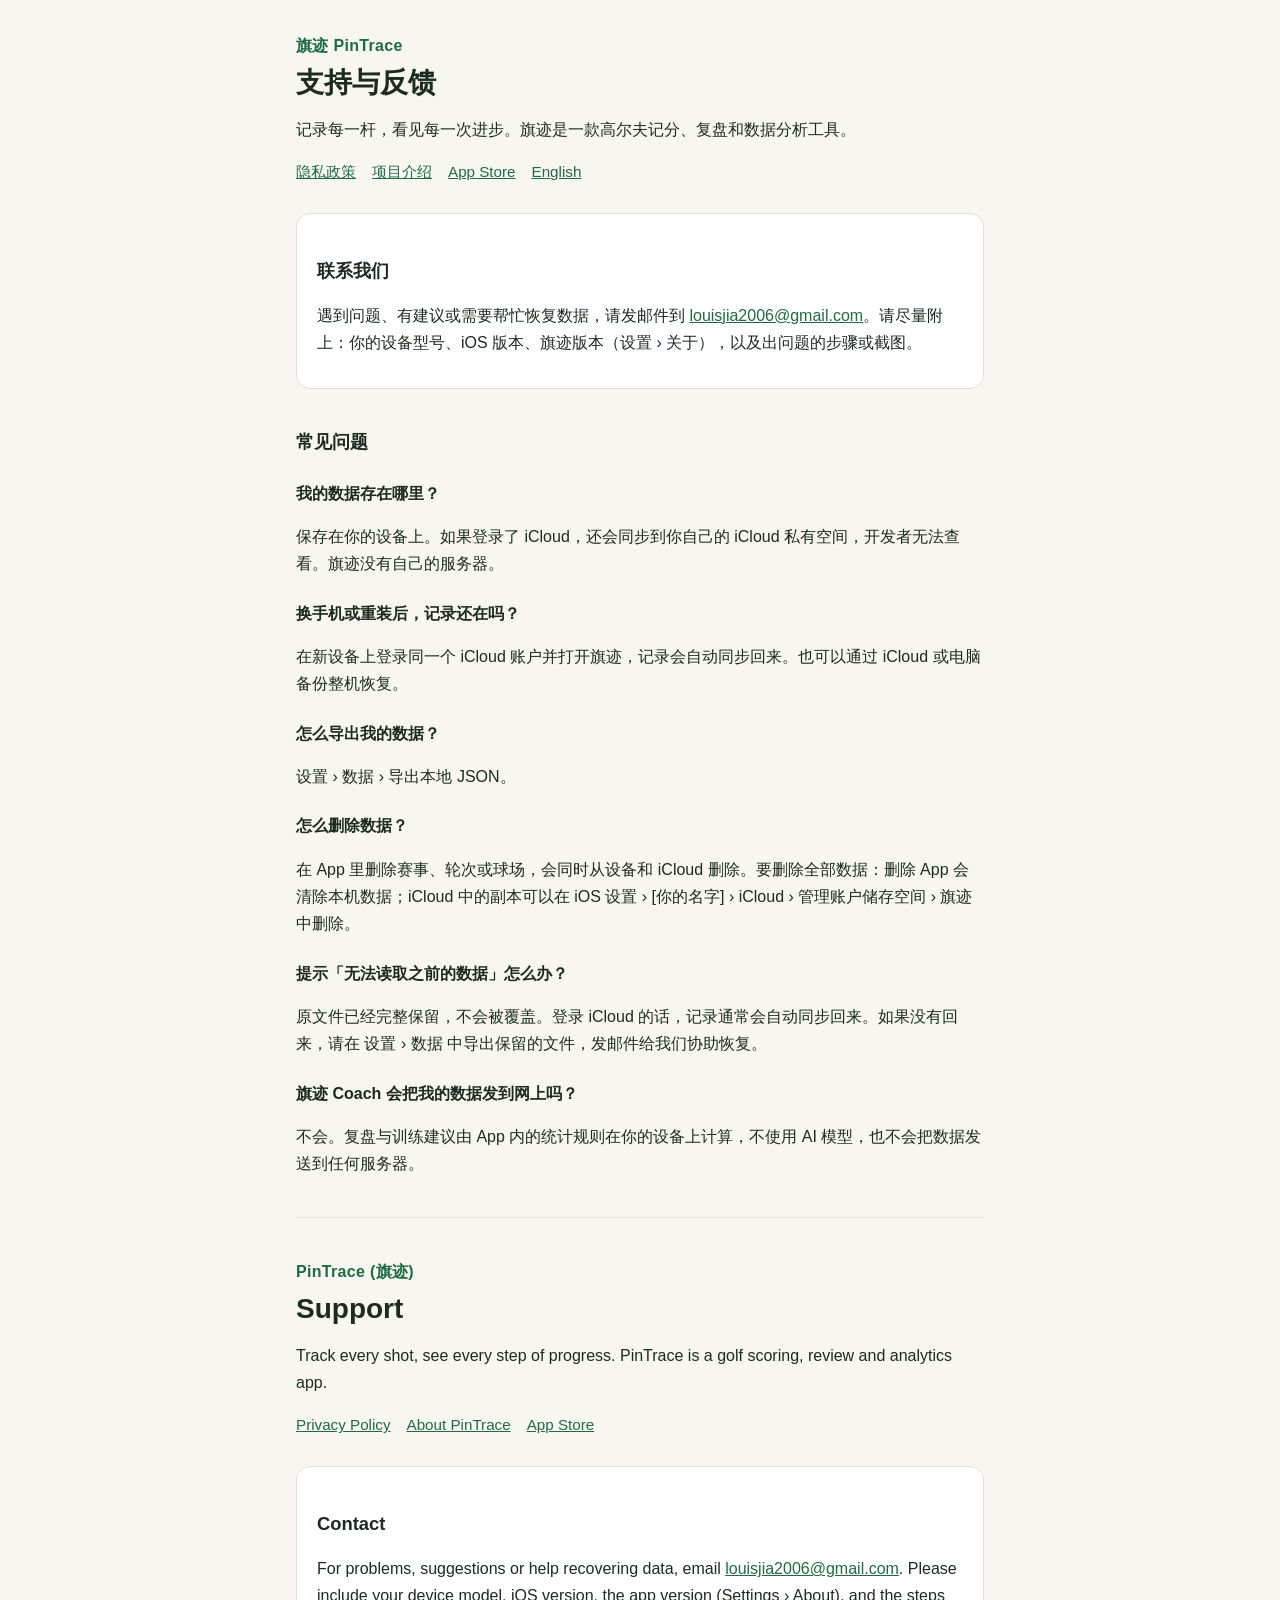
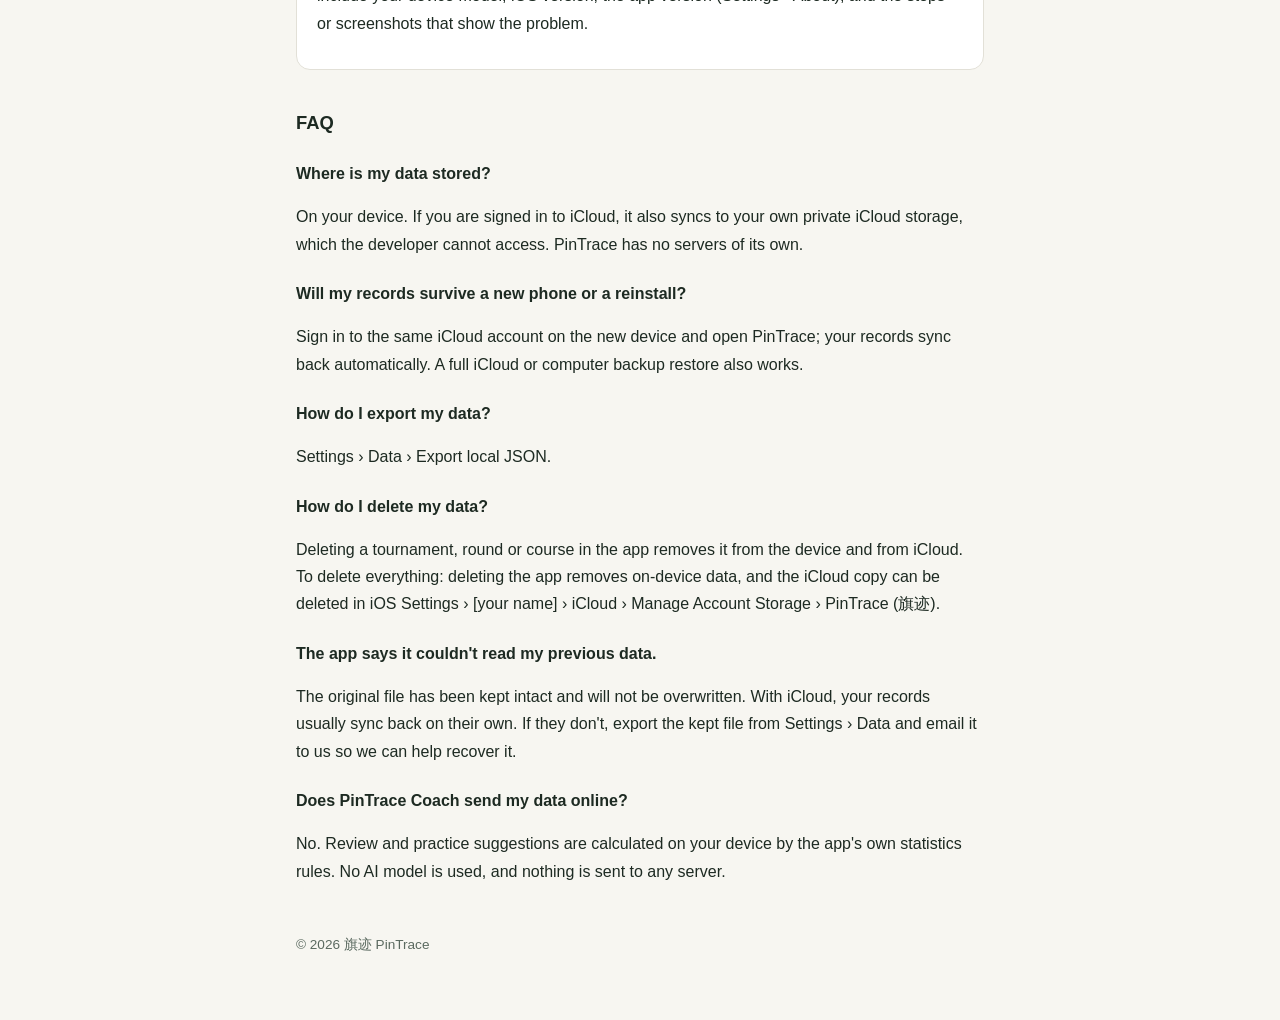
<file: index.html>
<!doctype html>
<html lang="zh-Hans">
<head>
<meta charset="utf-8">
<meta name="viewport" content="width=device-width, initial-scale=1">
<title>旗迹支持</title>
<meta name="description" content="旗迹 PinTrace 支持与反馈 / Support">
<link rel="stylesheet" href="style.css">
</head>
<body>
<main>
<header>
  <div class="brand">旗迹 PinTrace</div>
  <h1>支持与反馈</h1>
  <p>记录每一杆，看见每一次进步。旗迹是一款高尔夫记分、复盘和数据分析工具。</p>
  <nav><a href="privacy.html">隐私政策</a><a href="https://louisjia2008-ux.github.io/pintrace/">项目介绍</a><a href="https://apps.apple.com/app/id6780167105">App Store</a><a href="#en">English</a></nav>
</header>

<div class="card">
  <h2>联系我们</h2>
  <p>遇到问题、有建议或需要帮忙恢复数据，请发邮件到 <a href="mailto:louisjia2006@gmail.com">louisjia2006@gmail.com</a>。请尽量附上：你的设备型号、iOS 版本、旗迹版本（设置 › 关于），以及出问题的步骤或截图。</p>
</div>

<h2>常见问题</h2>

<h3>我的数据存在哪里？</h3>
<p>保存在你的设备上。如果登录了 iCloud，还会同步到你自己的 iCloud 私有空间，开发者无法查看。旗迹没有自己的服务器。</p>

<h3>换手机或重装后，记录还在吗？</h3>
<p>在新设备上登录同一个 iCloud 账户并打开旗迹，记录会自动同步回来。也可以通过 iCloud 或电脑备份整机恢复。</p>

<h3>怎么导出我的数据？</h3>
<p>设置 › 数据 › 导出本地 JSON。</p>

<h3>怎么删除数据？</h3>
<p>在 App 里删除赛事、轮次或球场，会同时从设备和 iCloud 删除。要删除全部数据：删除 App 会清除本机数据；iCloud 中的副本可以在 iOS 设置 › [你的名字] › iCloud › 管理账户储存空间 › 旗迹 中删除。</p>

<h3>提示「无法读取之前的数据」怎么办？</h3>
<p>原文件已经完整保留，不会被覆盖。登录 iCloud 的话，记录通常会自动同步回来。如果没有回来，请在 设置 › 数据 中导出保留的文件，发邮件给我们协助恢复。</p>

<h3>旗迹 Coach 会把我的数据发到网上吗？</h3>
<p>不会。复盘与训练建议由 App 内的统计规则在你的设备上计算，不使用 AI 模型，也不会把数据发送到任何服务器。</p>

<hr id="en">

<header>
  <div class="brand">PinTrace (旗迹)</div>
  <h1>Support</h1>
  <p>Track every shot, see every step of progress. PinTrace is a golf scoring, review and analytics app.</p>
  <nav><a href="privacy.html">Privacy Policy</a><a href="https://louisjia2008-ux.github.io/pintrace/?lang=en">About PinTrace</a><a href="https://apps.apple.com/app/id6780167105">App Store</a></nav>
</header>

<div class="card">
  <h2>Contact</h2>
  <p>For problems, suggestions or help recovering data, email <a href="mailto:louisjia2006@gmail.com">louisjia2006@gmail.com</a>. Please include your device model, iOS version, the app version (Settings › About), and the steps or screenshots that show the problem.</p>
</div>

<h2>FAQ</h2>

<h3>Where is my data stored?</h3>
<p>On your device. If you are signed in to iCloud, it also syncs to your own private iCloud storage, which the developer cannot access. PinTrace has no servers of its own.</p>

<h3>Will my records survive a new phone or a reinstall?</h3>
<p>Sign in to the same iCloud account on the new device and open PinTrace; your records sync back automatically. A full iCloud or computer backup restore also works.</p>

<h3>How do I export my data?</h3>
<p>Settings › Data › Export local JSON.</p>

<h3>How do I delete my data?</h3>
<p>Deleting a tournament, round or course in the app removes it from the device and from iCloud. To delete everything: deleting the app removes on-device data, and the iCloud copy can be deleted in iOS Settings › [your name] › iCloud › Manage Account Storage › PinTrace (旗迹).</p>

<h3>The app says it couldn't read my previous data.</h3>
<p>The original file has been kept intact and will not be overwritten. With iCloud, your records usually sync back on their own. If they don't, export the kept file from Settings › Data and email it to us so we can help recover it.</p>

<h3>Does PinTrace Coach send my data online?</h3>
<p>No. Review and practice suggestions are calculated on your device by the app's own statistics rules. No AI model is used, and nothing is sent to any server.</p>

<footer>© 2026 旗迹 PinTrace</footer>
</main>
</body>
</html>
</file>
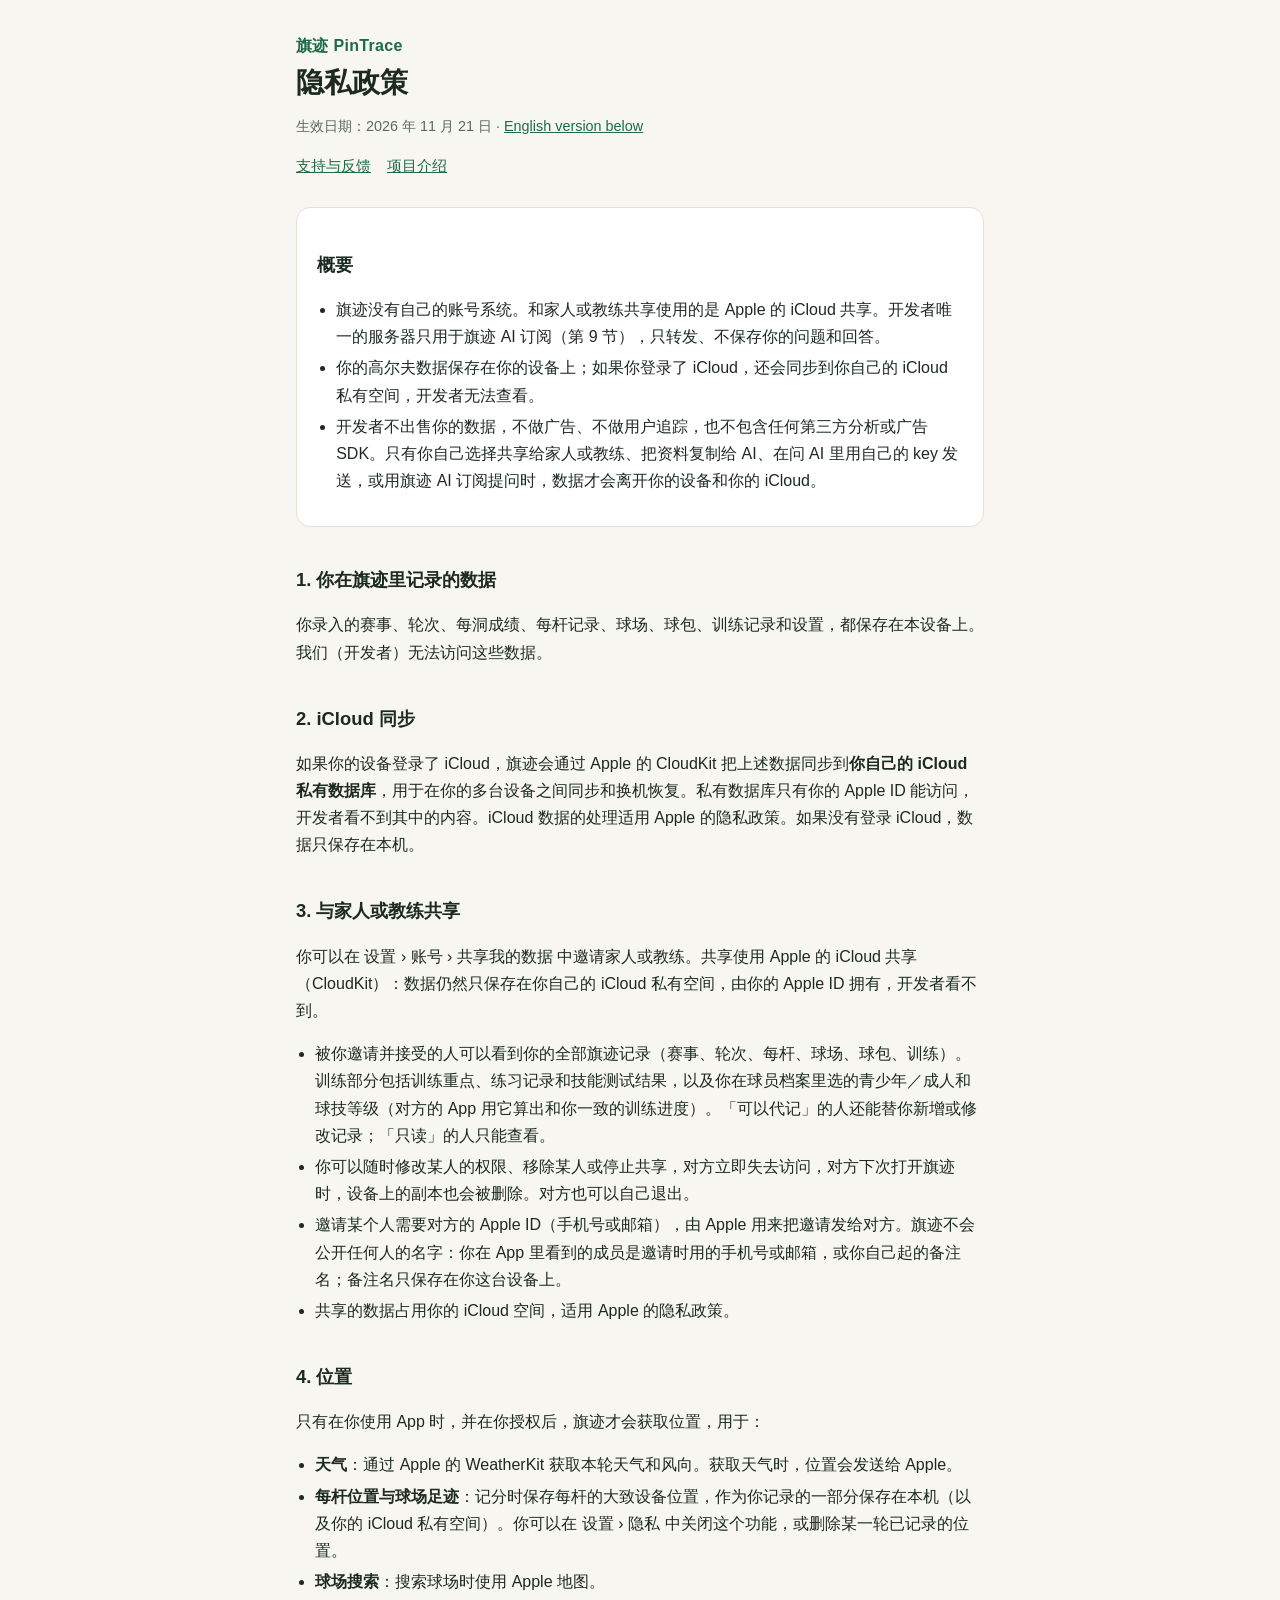
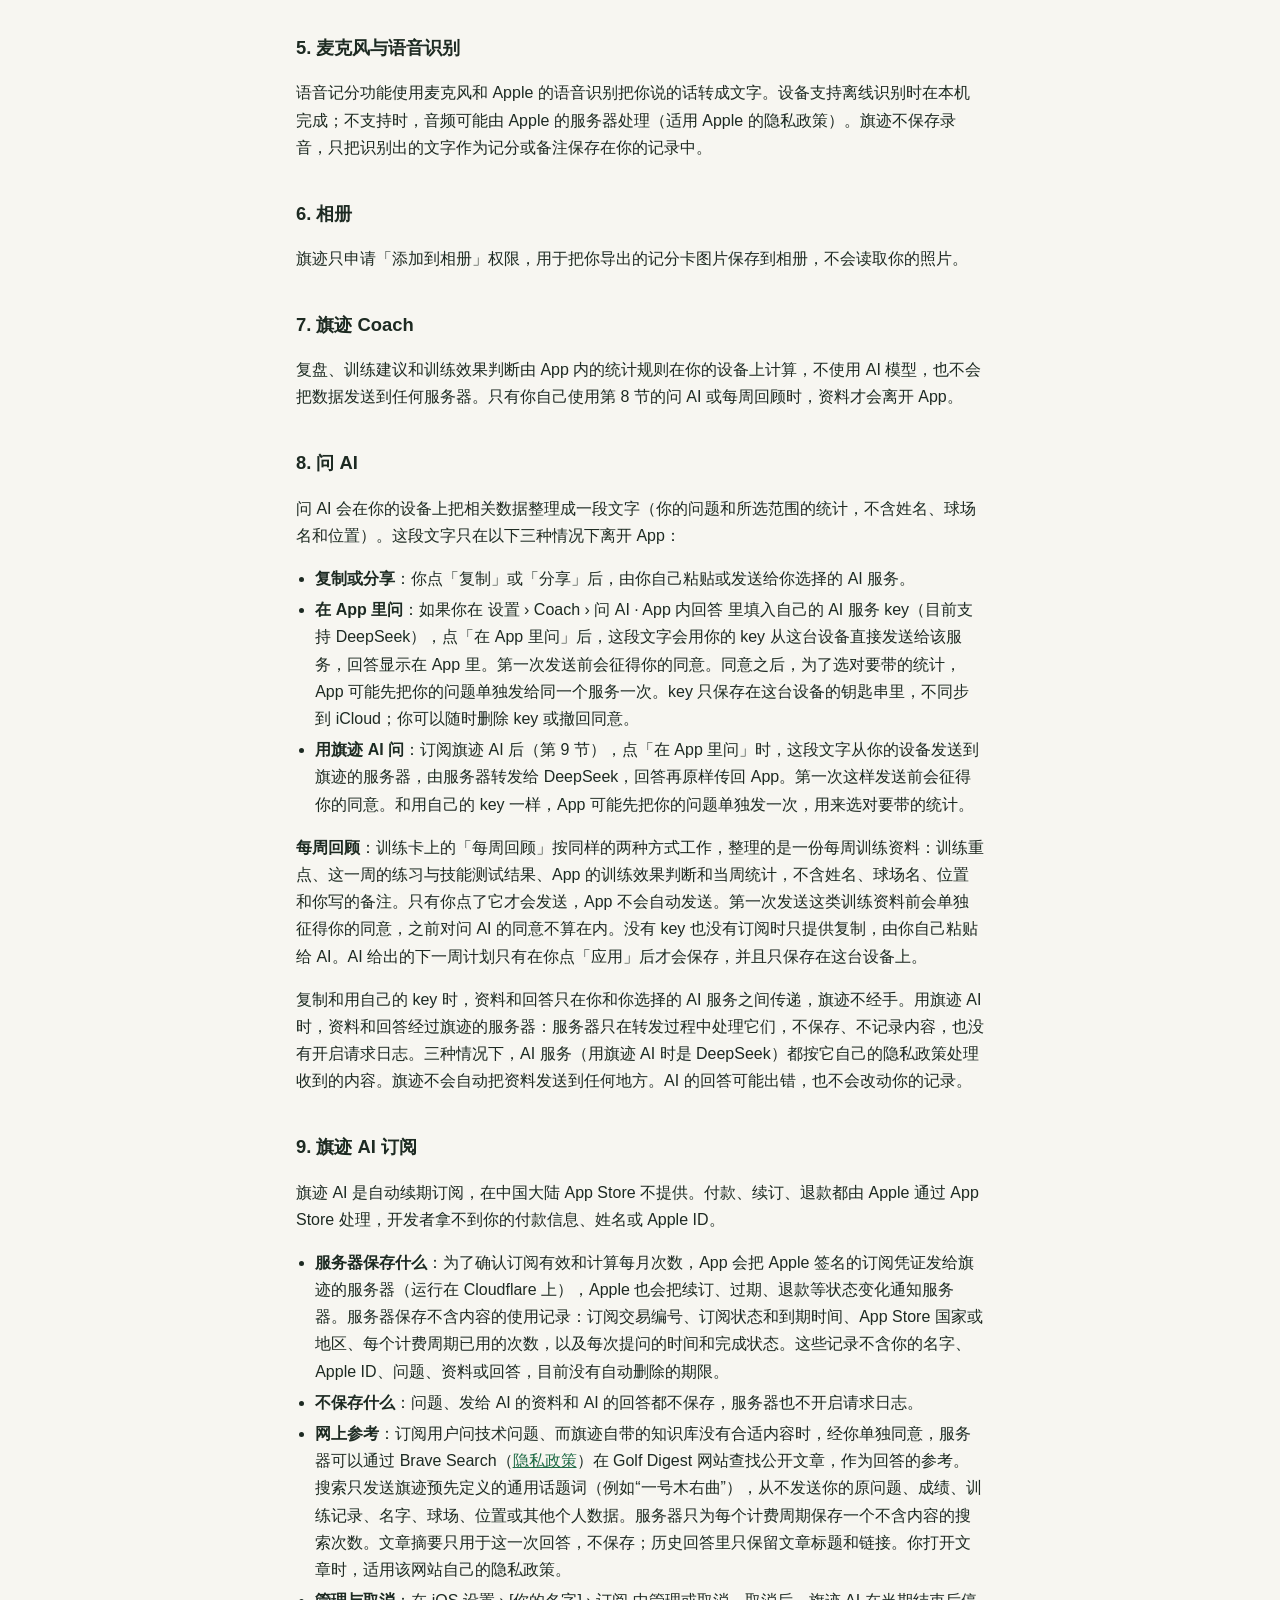
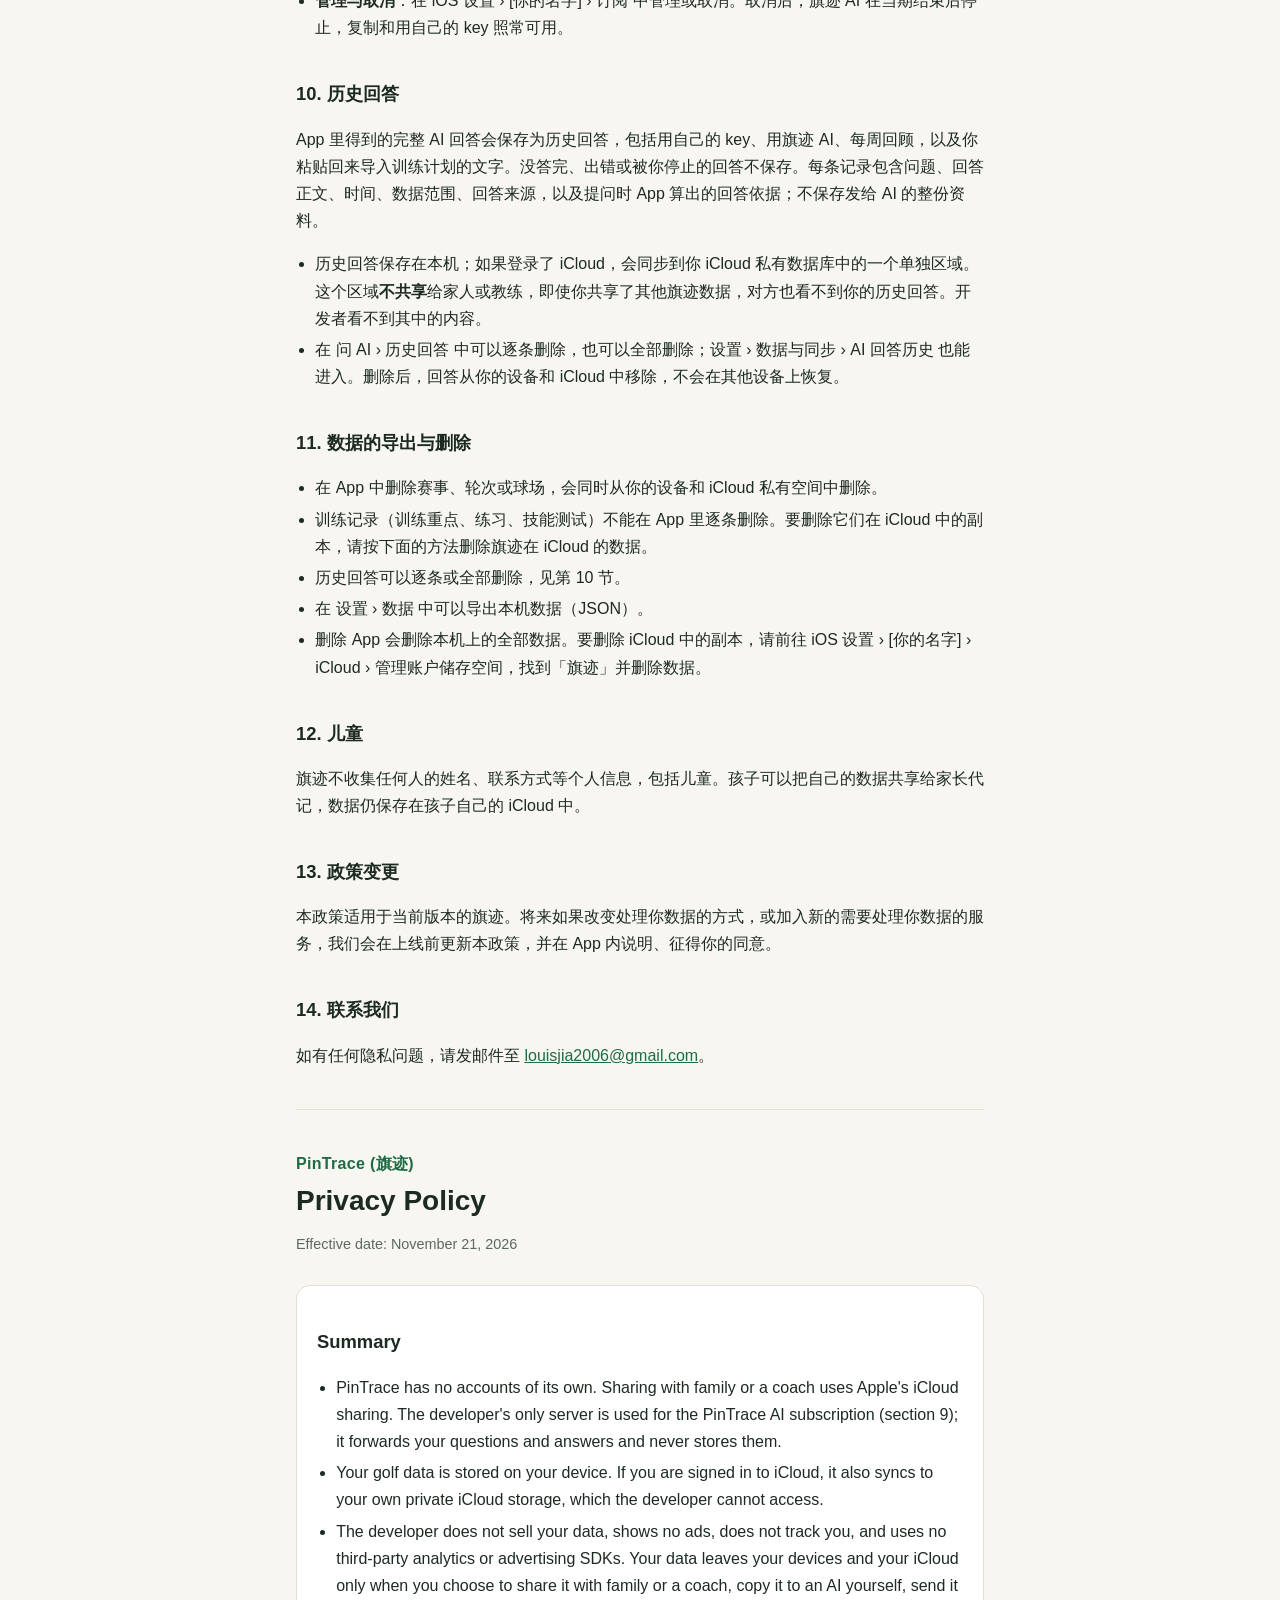
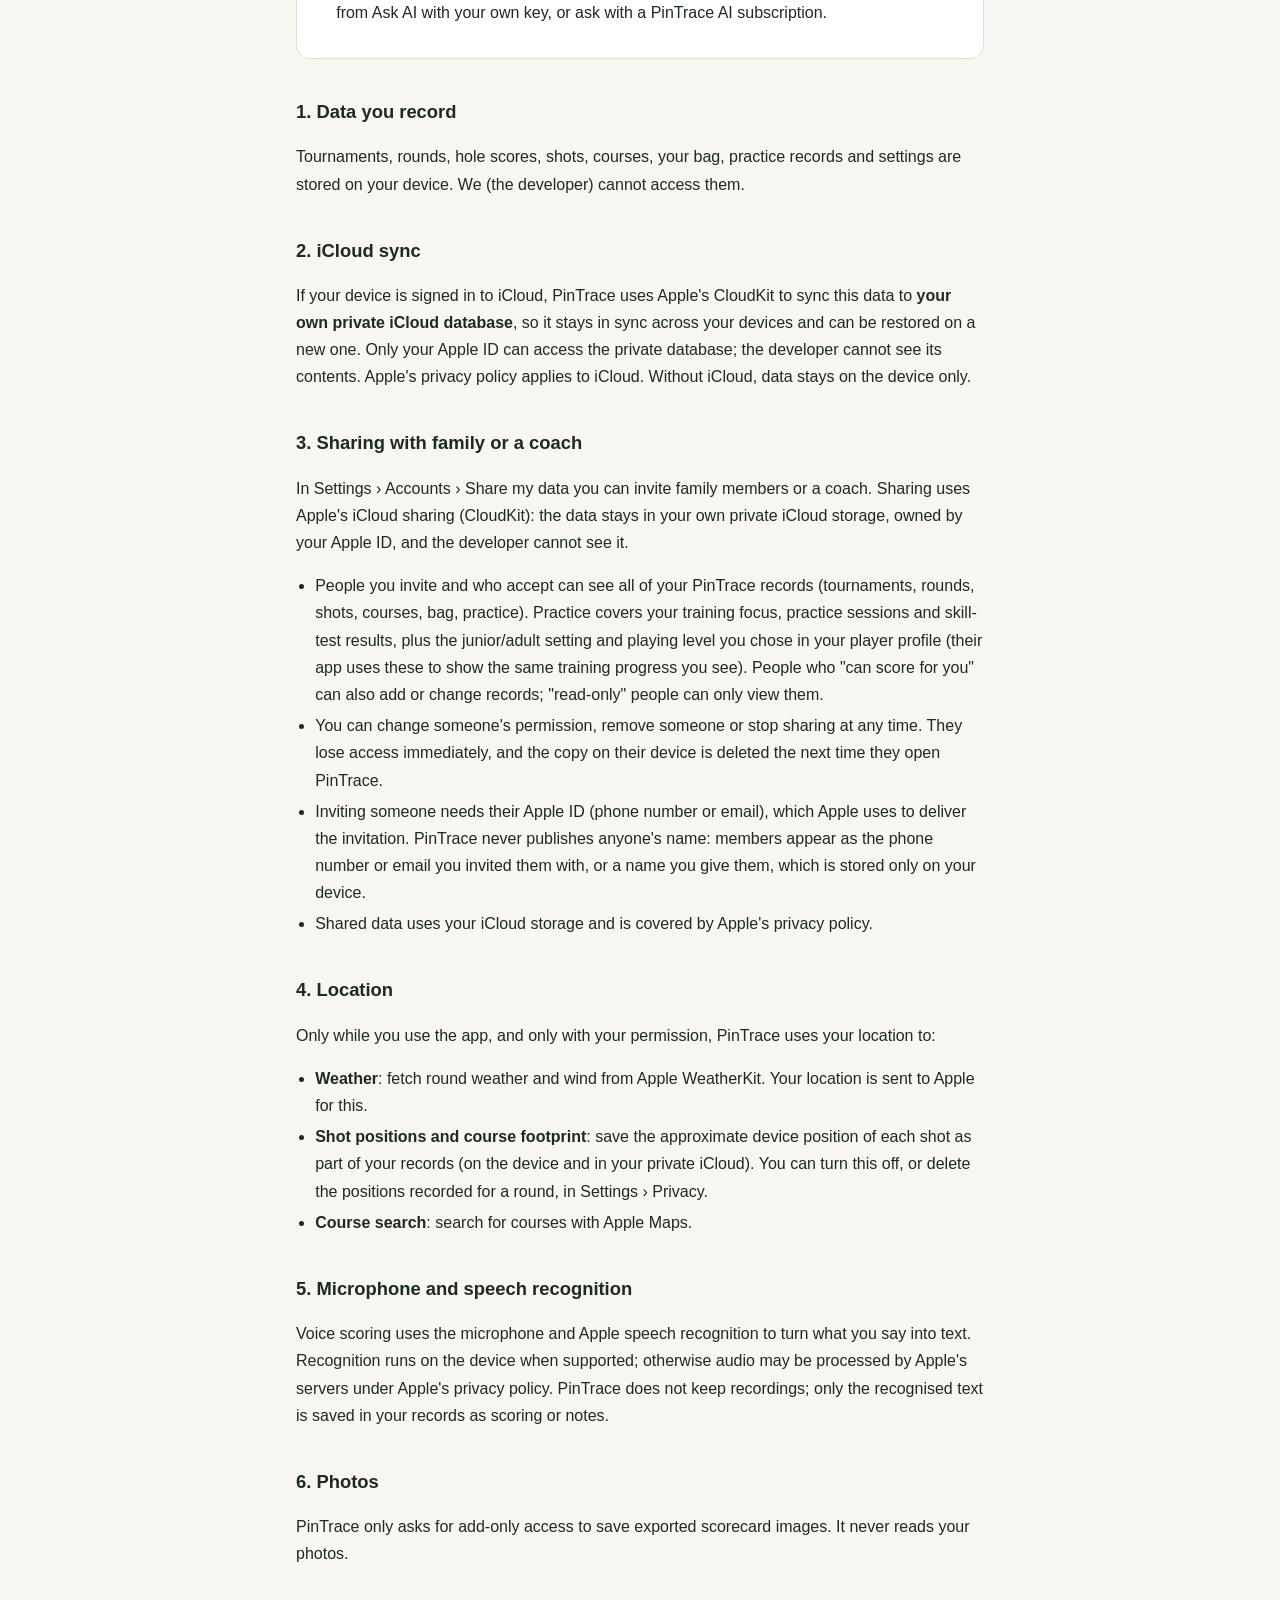
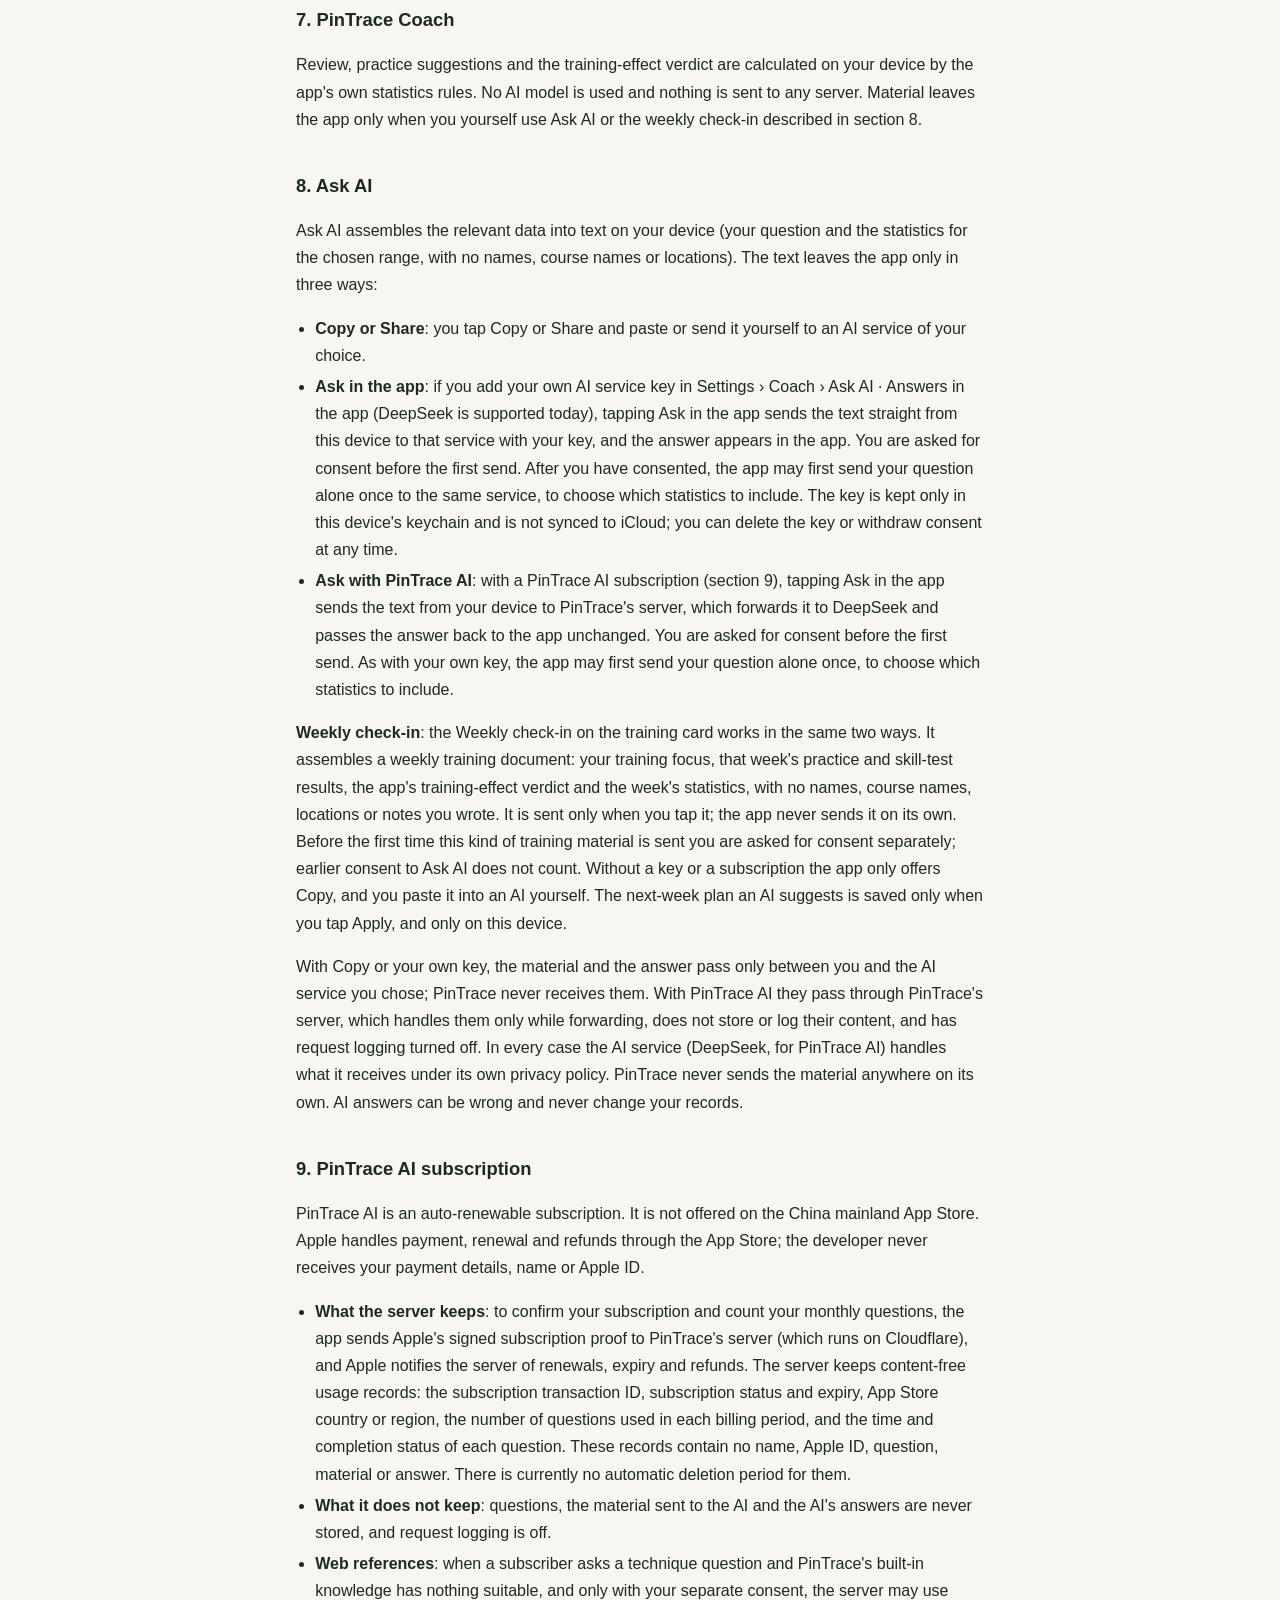
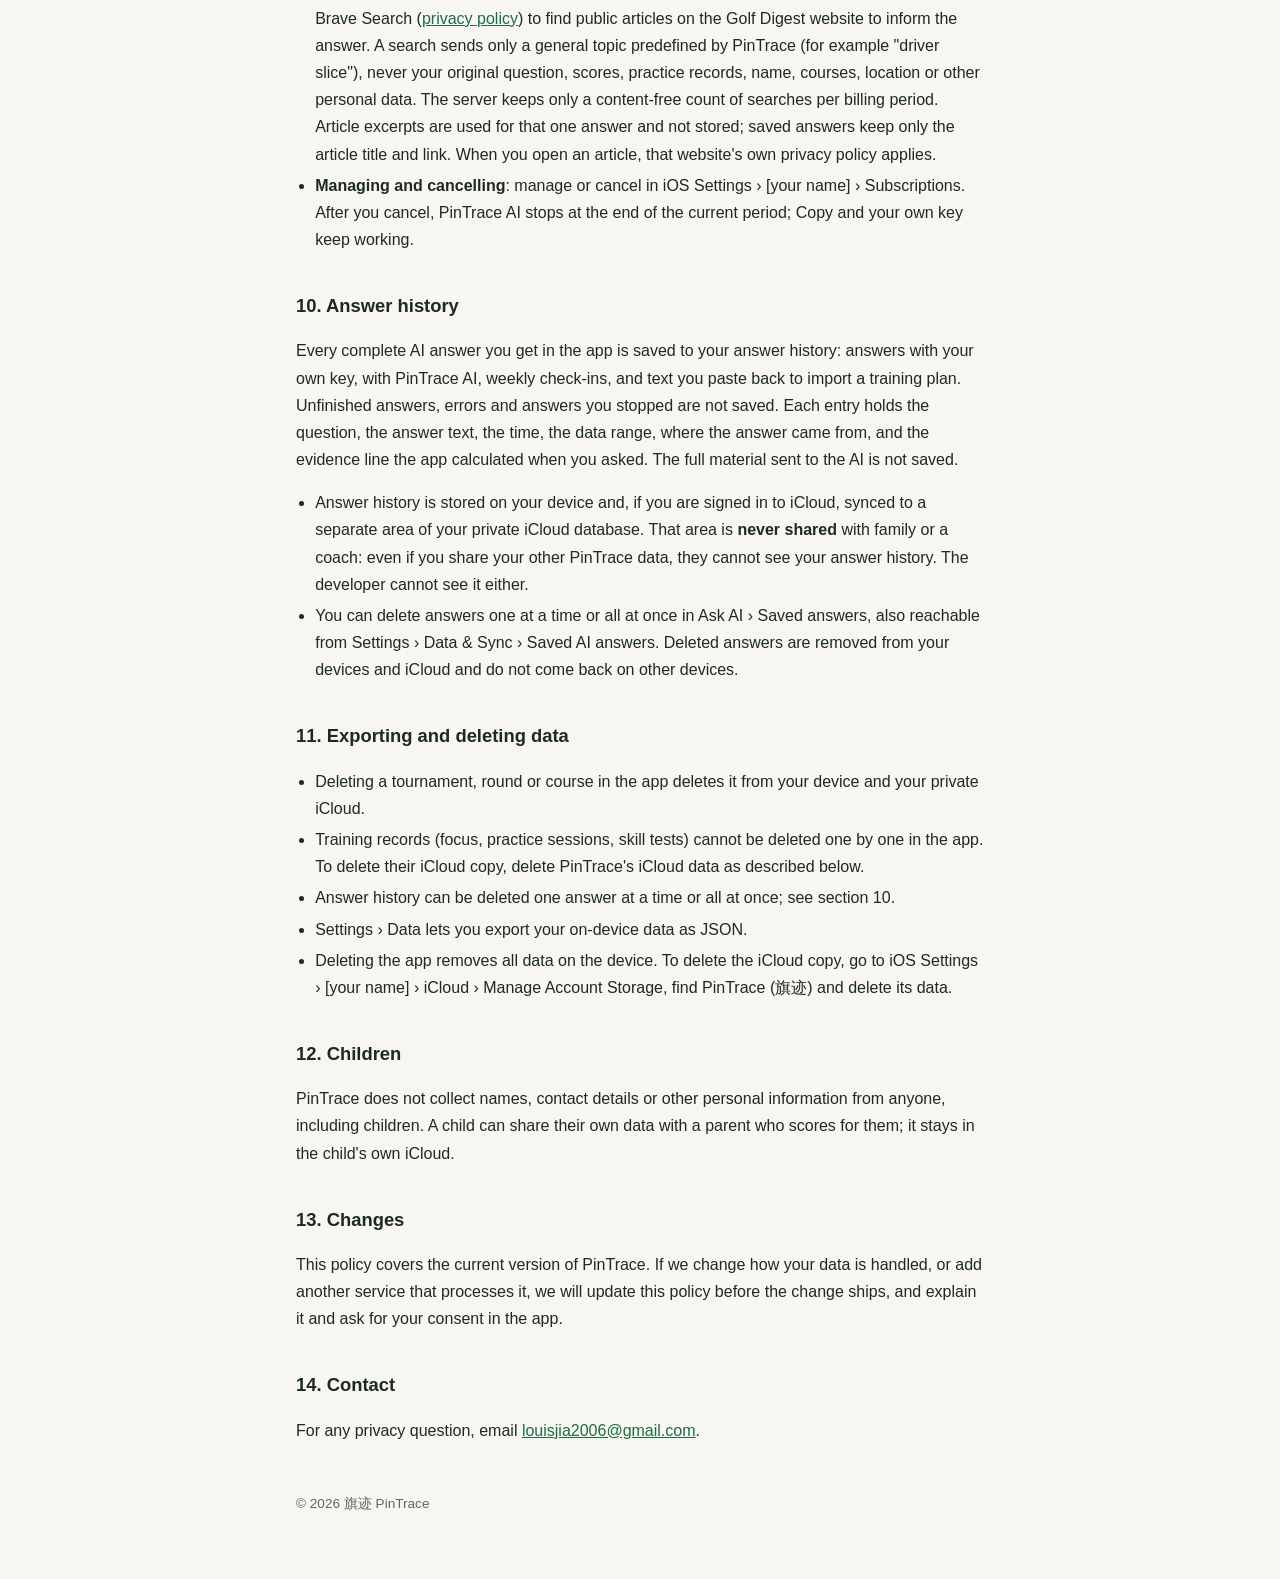
<file: privacy.html>
<!doctype html>
<html lang="zh-Hans">
<head>
<meta charset="utf-8">
<meta name="viewport" content="width=device-width, initial-scale=1">
<title>旗迹隐私政策</title>
<meta name="description" content="旗迹 PinTrace 隐私政策 / Privacy Policy">
<link rel="stylesheet" href="style.css">
</head>
<body>
<main>
<header>
  <div class="brand">旗迹 PinTrace</div>
  <h1>隐私政策</h1>
  <p class="muted">生效日期：2026 年 11 月 21 日 · <a href="#en">English version below</a></p>
  <nav><a href="./">支持与反馈</a><a href="https://louisjia2008-ux.github.io/pintrace/">项目介绍</a></nav>
</header>

<div class="card">
  <h2>概要</h2>
  <ul>
    <li>旗迹没有自己的账号系统。和家人或教练共享使用的是 Apple 的 iCloud 共享。开发者唯一的服务器只用于旗迹 AI 订阅（第 9 节），只转发、不保存你的问题和回答。</li>
    <li>你的高尔夫数据保存在你的设备上；如果你登录了 iCloud，还会同步到你自己的 iCloud 私有空间，开发者无法查看。</li>
    <li>开发者不出售你的数据，不做广告、不做用户追踪，也不包含任何第三方分析或广告 SDK。只有你自己选择共享给家人或教练、把资料复制给 AI、在问 AI 里用自己的 key 发送，或用旗迹 AI 订阅提问时，数据才会离开你的设备和你的 iCloud。</li>
  </ul>
</div>

<h2>1. 你在旗迹里记录的数据</h2>
<p>你录入的赛事、轮次、每洞成绩、每杆记录、球场、球包、训练记录和设置，都保存在本设备上。我们（开发者）无法访问这些数据。</p>

<h2>2. iCloud 同步</h2>
<p>如果你的设备登录了 iCloud，旗迹会通过 Apple 的 CloudKit 把上述数据同步到<strong>你自己的 iCloud 私有数据库</strong>，用于在你的多台设备之间同步和换机恢复。私有数据库只有你的 Apple ID 能访问，开发者看不到其中的内容。iCloud 数据的处理适用 Apple 的隐私政策。如果没有登录 iCloud，数据只保存在本机。</p>

<h2>3. 与家人或教练共享</h2>
<p>你可以在 设置 › 账号 › 共享我的数据 中邀请家人或教练。共享使用 Apple 的 iCloud 共享（CloudKit）：数据仍然只保存在你自己的 iCloud 私有空间，由你的 Apple ID 拥有，开发者看不到。</p>
<ul>
  <li>被你邀请并接受的人可以看到你的全部旗迹记录（赛事、轮次、每杆、球场、球包、训练）。训练部分包括训练重点、练习记录和技能测试结果，以及你在球员档案里选的青少年／成人和球技等级（对方的 App 用它算出和你一致的训练进度）。「可以代记」的人还能替你新增或修改记录；「只读」的人只能查看。</li>
  <li>你可以随时修改某人的权限、移除某人或停止共享，对方立即失去访问，对方下次打开旗迹时，设备上的副本也会被删除。对方也可以自己退出。</li>
  <li>邀请某个人需要对方的 Apple ID（手机号或邮箱），由 Apple 用来把邀请发给对方。旗迹不会公开任何人的名字：你在 App 里看到的成员是邀请时用的手机号或邮箱，或你自己起的备注名；备注名只保存在你这台设备上。</li>
  <li>共享的数据占用你的 iCloud 空间，适用 Apple 的隐私政策。</li>
</ul>

<h2>4. 位置</h2>
<p>只有在你使用 App 时，并在你授权后，旗迹才会获取位置，用于：</p>
<ul>
  <li><strong>天气</strong>：通过 Apple 的 WeatherKit 获取本轮天气和风向。获取天气时，位置会发送给 Apple。</li>
  <li><strong>每杆位置与球场足迹</strong>：记分时保存每杆的大致设备位置，作为你记录的一部分保存在本机（以及你的 iCloud 私有空间）。你可以在 设置 › 隐私 中关闭这个功能，或删除某一轮已记录的位置。</li>
  <li><strong>球场搜索</strong>：搜索球场时使用 Apple 地图。</li>
</ul>

<h2>5. 麦克风与语音识别</h2>
<p>语音记分功能使用麦克风和 Apple 的语音识别把你说的话转成文字。设备支持离线识别时在本机完成；不支持时，音频可能由 Apple 的服务器处理（适用 Apple 的隐私政策）。旗迹不保存录音，只把识别出的文字作为记分或备注保存在你的记录中。</p>

<h2>6. 相册</h2>
<p>旗迹只申请「添加到相册」权限，用于把你导出的记分卡图片保存到相册，不会读取你的照片。</p>

<h2>7. 旗迹 Coach</h2>
<p>复盘、训练建议和训练效果判断由 App 内的统计规则在你的设备上计算，不使用 AI 模型，也不会把数据发送到任何服务器。只有你自己使用第 8 节的问 AI 或每周回顾时，资料才会离开 App。</p>

<h2>8. 问 AI</h2>
<p>问 AI 会在你的设备上把相关数据整理成一段文字（你的问题和所选范围的统计，不含姓名、球场名和位置）。这段文字只在以下三种情况下离开 App：</p>
<ul>
  <li><strong>复制或分享</strong>：你点「复制」或「分享」后，由你自己粘贴或发送给你选择的 AI 服务。</li>
  <li><strong>在 App 里问</strong>：如果你在 设置 › Coach › 问 AI · App 内回答 里填入自己的 AI 服务 key（目前支持 DeepSeek），点「在 App 里问」后，这段文字会用你的 key 从这台设备直接发送给该服务，回答显示在 App 里。第一次发送前会征得你的同意。同意之后，为了选对要带的统计，App 可能先把你的问题单独发给同一个服务一次。key 只保存在这台设备的钥匙串里，不同步到 iCloud；你可以随时删除 key 或撤回同意。</li>
  <li><strong>用旗迹 AI 问</strong>：订阅旗迹 AI 后（第 9 节），点「在 App 里问」时，这段文字从你的设备发送到旗迹的服务器，由服务器转发给 DeepSeek，回答再原样传回 App。第一次这样发送前会征得你的同意。和用自己的 key 一样，App 可能先把你的问题单独发一次，用来选对要带的统计。</li>
</ul>
<p><strong>每周回顾</strong>：训练卡上的「每周回顾」按同样的两种方式工作，整理的是一份每周训练资料：训练重点、这一周的练习与技能测试结果、App 的训练效果判断和当周统计，不含姓名、球场名、位置和你写的备注。只有你点了它才会发送，App 不会自动发送。第一次发送这类训练资料前会单独征得你的同意，之前对问 AI 的同意不算在内。没有 key 也没有订阅时只提供复制，由你自己粘贴给 AI。AI 给出的下一周计划只有在你点「应用」后才会保存，并且只保存在这台设备上。</p>
<p>复制和用自己的 key 时，资料和回答只在你和你选择的 AI 服务之间传递，旗迹不经手。用旗迹 AI 时，资料和回答经过旗迹的服务器：服务器只在转发过程中处理它们，不保存、不记录内容，也没有开启请求日志。三种情况下，AI 服务（用旗迹 AI 时是 DeepSeek）都按它自己的隐私政策处理收到的内容。旗迹不会自动把资料发送到任何地方。AI 的回答可能出错，也不会改动你的记录。</p>

<h2>9. 旗迹 AI 订阅</h2>
<p>旗迹 AI 是自动续期订阅，在中国大陆 App Store 不提供。付款、续订、退款都由 Apple 通过 App Store 处理，开发者拿不到你的付款信息、姓名或 Apple ID。</p>
<ul>
  <li><strong>服务器保存什么</strong>：为了确认订阅有效和计算每月次数，App 会把 Apple 签名的订阅凭证发给旗迹的服务器（运行在 Cloudflare 上），Apple 也会把续订、过期、退款等状态变化通知服务器。服务器保存不含内容的使用记录：订阅交易编号、订阅状态和到期时间、App Store 国家或地区、每个计费周期已用的次数，以及每次提问的时间和完成状态。这些记录不含你的名字、Apple ID、问题、资料或回答，目前没有自动删除的期限。</li>
  <li><strong>不保存什么</strong>：问题、发给 AI 的资料和 AI 的回答都不保存，服务器也不开启请求日志。</li>
  <li><strong>网上参考</strong>：订阅用户问技术问题、而旗迹自带的知识库没有合适内容时，经你单独同意，服务器可以通过 Brave Search（<a href="https://search.brave.com/help/privacy-policy">隐私政策</a>）在 Golf Digest 网站查找公开文章，作为回答的参考。搜索只发送旗迹预先定义的通用话题词（例如“一号木右曲”），从不发送你的原问题、成绩、训练记录、名字、球场、位置或其他个人数据。服务器只为每个计费周期保存一个不含内容的搜索次数。文章摘要只用于这一次回答，不保存；历史回答里只保留文章标题和链接。你打开文章时，适用该网站自己的隐私政策。</li>
  <li><strong>管理与取消</strong>：在 iOS 设置 › [你的名字] › 订阅 中管理或取消。取消后，旗迹 AI 在当期结束后停止，复制和用自己的 key 照常可用。</li>
</ul>

<h2>10. 历史回答</h2>
<p>App 里得到的完整 AI 回答会保存为历史回答，包括用自己的 key、用旗迹 AI、每周回顾，以及你粘贴回来导入训练计划的文字。没答完、出错或被你停止的回答不保存。每条记录包含问题、回答正文、时间、数据范围、回答来源，以及提问时 App 算出的回答依据；不保存发给 AI 的整份资料。</p>
<ul>
  <li>历史回答保存在本机；如果登录了 iCloud，会同步到你 iCloud 私有数据库中的一个单独区域。这个区域<strong>不共享</strong>给家人或教练，即使你共享了其他旗迹数据，对方也看不到你的历史回答。开发者看不到其中的内容。</li>
  <li>在 问 AI › 历史回答 中可以逐条删除，也可以全部删除；设置 › 数据与同步 › AI 回答历史 也能进入。删除后，回答从你的设备和 iCloud 中移除，不会在其他设备上恢复。</li>
</ul>

<h2>11. 数据的导出与删除</h2>
<ul>
  <li>在 App 中删除赛事、轮次或球场，会同时从你的设备和 iCloud 私有空间中删除。</li>
  <li>训练记录（训练重点、练习、技能测试）不能在 App 里逐条删除。要删除它们在 iCloud 中的副本，请按下面的方法删除旗迹在 iCloud 的数据。</li>
  <li>历史回答可以逐条或全部删除，见第 10 节。</li>
  <li>在 设置 › 数据 中可以导出本机数据（JSON）。</li>
  <li>删除 App 会删除本机上的全部数据。要删除 iCloud 中的副本，请前往 iOS 设置 › [你的名字] › iCloud › 管理账户储存空间，找到「旗迹」并删除数据。</li>
</ul>

<h2>12. 儿童</h2>
<p>旗迹不收集任何人的姓名、联系方式等个人信息，包括儿童。孩子可以把自己的数据共享给家长代记，数据仍保存在孩子自己的 iCloud 中。</p>

<h2>13. 政策变更</h2>
<p>本政策适用于当前版本的旗迹。将来如果改变处理你数据的方式，或加入新的需要处理你数据的服务，我们会在上线前更新本政策，并在 App 内说明、征得你的同意。</p>

<h2>14. 联系我们</h2>
<p>如有任何隐私问题，请发邮件至 <a href="mailto:louisjia2006@gmail.com">louisjia2006@gmail.com</a>。</p>

<hr id="en">

<header>
  <div class="brand">PinTrace (旗迹)</div>
  <h1>Privacy Policy</h1>
  <p class="muted">Effective date: November 21, 2026</p>
</header>

<div class="card">
  <h2>Summary</h2>
  <ul>
    <li>PinTrace has no accounts of its own. Sharing with family or a coach uses Apple's iCloud sharing. The developer's only server is used for the PinTrace AI subscription (section 9); it forwards your questions and answers and never stores them.</li>
    <li>Your golf data is stored on your device. If you are signed in to iCloud, it also syncs to your own private iCloud storage, which the developer cannot access.</li>
    <li>The developer does not sell your data, shows no ads, does not track you, and uses no third-party analytics or advertising SDKs. Your data leaves your devices and your iCloud only when you choose to share it with family or a coach, copy it to an AI yourself, send it from Ask AI with your own key, or ask with a PinTrace AI subscription.</li>
  </ul>
</div>

<h2>1. Data you record</h2>
<p>Tournaments, rounds, hole scores, shots, courses, your bag, practice records and settings are stored on your device. We (the developer) cannot access them.</p>

<h2>2. iCloud sync</h2>
<p>If your device is signed in to iCloud, PinTrace uses Apple's CloudKit to sync this data to <strong>your own private iCloud database</strong>, so it stays in sync across your devices and can be restored on a new one. Only your Apple ID can access the private database; the developer cannot see its contents. Apple's privacy policy applies to iCloud. Without iCloud, data stays on the device only.</p>

<h2>3. Sharing with family or a coach</h2>
<p>In Settings › Accounts › Share my data you can invite family members or a coach. Sharing uses Apple's iCloud sharing (CloudKit): the data stays in your own private iCloud storage, owned by your Apple ID, and the developer cannot see it.</p>
<ul>
  <li>People you invite and who accept can see all of your PinTrace records (tournaments, rounds, shots, courses, bag, practice). Practice covers your training focus, practice sessions and skill-test results, plus the junior/adult setting and playing level you chose in your player profile (their app uses these to show the same training progress you see). People who "can score for you" can also add or change records; "read-only" people can only view them.</li>
  <li>You can change someone's permission, remove someone or stop sharing at any time. They lose access immediately, and the copy on their device is deleted the next time they open PinTrace.</li>
  <li>Inviting someone needs their Apple ID (phone number or email), which Apple uses to deliver the invitation. PinTrace never publishes anyone's name: members appear as the phone number or email you invited them with, or a name you give them, which is stored only on your device.</li>
  <li>Shared data uses your iCloud storage and is covered by Apple's privacy policy.</li>
</ul>

<h2>4. Location</h2>
<p>Only while you use the app, and only with your permission, PinTrace uses your location to:</p>
<ul>
  <li><strong>Weather</strong>: fetch round weather and wind from Apple WeatherKit. Your location is sent to Apple for this.</li>
  <li><strong>Shot positions and course footprint</strong>: save the approximate device position of each shot as part of your records (on the device and in your private iCloud). You can turn this off, or delete the positions recorded for a round, in Settings › Privacy.</li>
  <li><strong>Course search</strong>: search for courses with Apple Maps.</li>
</ul>

<h2>5. Microphone and speech recognition</h2>
<p>Voice scoring uses the microphone and Apple speech recognition to turn what you say into text. Recognition runs on the device when supported; otherwise audio may be processed by Apple's servers under Apple's privacy policy. PinTrace does not keep recordings; only the recognised text is saved in your records as scoring or notes.</p>

<h2>6. Photos</h2>
<p>PinTrace only asks for add-only access to save exported scorecard images. It never reads your photos.</p>

<h2>7. PinTrace Coach</h2>
<p>Review, practice suggestions and the training-effect verdict are calculated on your device by the app's own statistics rules. No AI model is used and nothing is sent to any server. Material leaves the app only when you yourself use Ask AI or the weekly check-in described in section 8.</p>

<h2>8. Ask AI</h2>
<p>Ask AI assembles the relevant data into text on your device (your question and the statistics for the chosen range, with no names, course names or locations). The text leaves the app only in three ways:</p>
<ul>
  <li><strong>Copy or Share</strong>: you tap Copy or Share and paste or send it yourself to an AI service of your choice.</li>
  <li><strong>Ask in the app</strong>: if you add your own AI service key in Settings › Coach › Ask AI · Answers in the app (DeepSeek is supported today), tapping Ask in the app sends the text straight from this device to that service with your key, and the answer appears in the app. You are asked for consent before the first send. After you have consented, the app may first send your question alone once to the same service, to choose which statistics to include. The key is kept only in this device's keychain and is not synced to iCloud; you can delete the key or withdraw consent at any time.</li>
  <li><strong>Ask with PinTrace AI</strong>: with a PinTrace AI subscription (section 9), tapping Ask in the app sends the text from your device to PinTrace's server, which forwards it to DeepSeek and passes the answer back to the app unchanged. You are asked for consent before the first send. As with your own key, the app may first send your question alone once, to choose which statistics to include.</li>
</ul>
<p><strong>Weekly check-in</strong>: the Weekly check-in on the training card works in the same two ways. It assembles a weekly training document: your training focus, that week's practice and skill-test results, the app's training-effect verdict and the week's statistics, with no names, course names, locations or notes you wrote. It is sent only when you tap it; the app never sends it on its own. Before the first time this kind of training material is sent you are asked for consent separately; earlier consent to Ask AI does not count. Without a key or a subscription the app only offers Copy, and you paste it into an AI yourself. The next-week plan an AI suggests is saved only when you tap Apply, and only on this device.</p>
<p>With Copy or your own key, the material and the answer pass only between you and the AI service you chose; PinTrace never receives them. With PinTrace AI they pass through PinTrace's server, which handles them only while forwarding, does not store or log their content, and has request logging turned off. In every case the AI service (DeepSeek, for PinTrace AI) handles what it receives under its own privacy policy. PinTrace never sends the material anywhere on its own. AI answers can be wrong and never change your records.</p>

<h2>9. PinTrace AI subscription</h2>
<p>PinTrace AI is an auto-renewable subscription. It is not offered on the China mainland App Store. Apple handles payment, renewal and refunds through the App Store; the developer never receives your payment details, name or Apple ID.</p>
<ul>
  <li><strong>What the server keeps</strong>: to confirm your subscription and count your monthly questions, the app sends Apple's signed subscription proof to PinTrace's server (which runs on Cloudflare), and Apple notifies the server of renewals, expiry and refunds. The server keeps content-free usage records: the subscription transaction ID, subscription status and expiry, App Store country or region, the number of questions used in each billing period, and the time and completion status of each question. These records contain no name, Apple ID, question, material or answer. There is currently no automatic deletion period for them.</li>
  <li><strong>What it does not keep</strong>: questions, the material sent to the AI and the AI's answers are never stored, and request logging is off.</li>
  <li><strong>Web references</strong>: when a subscriber asks a technique question and PinTrace's built-in knowledge has nothing suitable, and only with your separate consent, the server may use Brave Search (<a href="https://search.brave.com/help/privacy-policy">privacy policy</a>) to find public articles on the Golf Digest website to inform the answer. A search sends only a general topic predefined by PinTrace (for example "driver slice"), never your original question, scores, practice records, name, courses, location or other personal data. The server keeps only a content-free count of searches per billing period. Article excerpts are used for that one answer and not stored; saved answers keep only the article title and link. When you open an article, that website's own privacy policy applies.</li>
  <li><strong>Managing and cancelling</strong>: manage or cancel in iOS Settings › [your name] › Subscriptions. After you cancel, PinTrace AI stops at the end of the current period; Copy and your own key keep working.</li>
</ul>

<h2>10. Answer history</h2>
<p>Every complete AI answer you get in the app is saved to your answer history: answers with your own key, with PinTrace AI, weekly check-ins, and text you paste back to import a training plan. Unfinished answers, errors and answers you stopped are not saved. Each entry holds the question, the answer text, the time, the data range, where the answer came from, and the evidence line the app calculated when you asked. The full material sent to the AI is not saved.</p>
<ul>
  <li>Answer history is stored on your device and, if you are signed in to iCloud, synced to a separate area of your private iCloud database. That area is <strong>never shared</strong> with family or a coach: even if you share your other PinTrace data, they cannot see your answer history. The developer cannot see it either.</li>
  <li>You can delete answers one at a time or all at once in Ask AI › Saved answers, also reachable from Settings › Data &amp; Sync › Saved AI answers. Deleted answers are removed from your devices and iCloud and do not come back on other devices.</li>
</ul>

<h2>11. Exporting and deleting data</h2>
<ul>
  <li>Deleting a tournament, round or course in the app deletes it from your device and your private iCloud.</li>
  <li>Training records (focus, practice sessions, skill tests) cannot be deleted one by one in the app. To delete their iCloud copy, delete PinTrace's iCloud data as described below.</li>
  <li>Answer history can be deleted one answer at a time or all at once; see section 10.</li>
  <li>Settings › Data lets you export your on-device data as JSON.</li>
  <li>Deleting the app removes all data on the device. To delete the iCloud copy, go to iOS Settings › [your name] › iCloud › Manage Account Storage, find PinTrace (旗迹) and delete its data.</li>
</ul>

<h2>12. Children</h2>
<p>PinTrace does not collect names, contact details or other personal information from anyone, including children. A child can share their own data with a parent who scores for them; it stays in the child's own iCloud.</p>

<h2>13. Changes</h2>
<p>This policy covers the current version of PinTrace. If we change how your data is handled, or add another service that processes it, we will update this policy before the change ships, and explain it and ask for your consent in the app.</p>

<h2>14. Contact</h2>
<p>For any privacy question, email <a href="mailto:louisjia2006@gmail.com">louisjia2006@gmail.com</a>.</p>

<footer>© 2026 旗迹 PinTrace</footer>
</main>
</body>
</html>
</file>
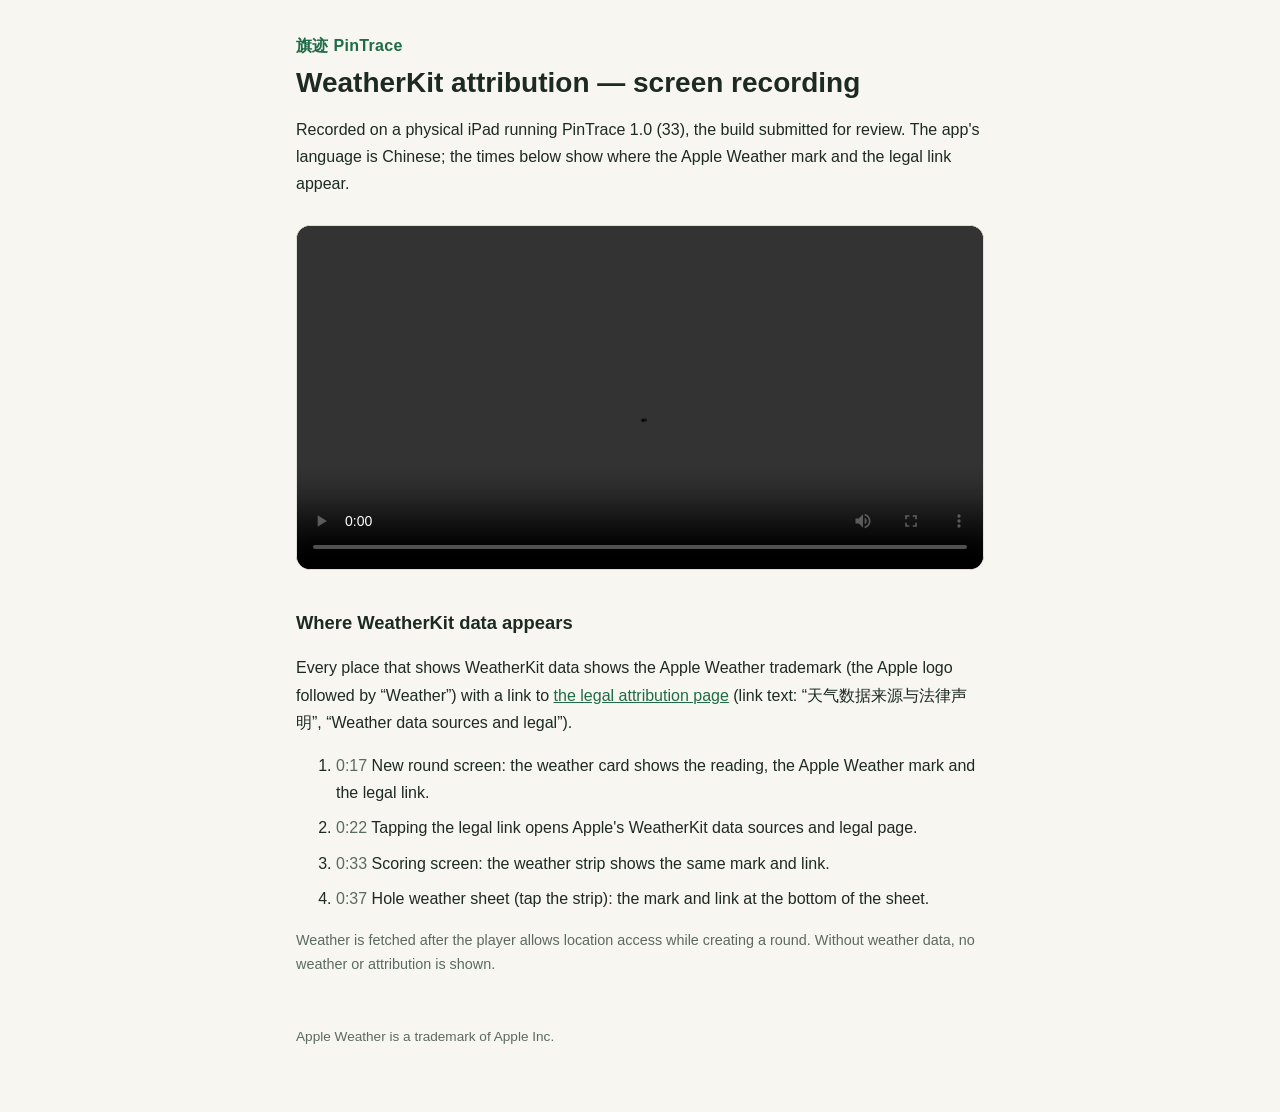
<file: review/weather.html>
<!doctype html>
<html lang="en">
<head>
<meta charset="utf-8">
<meta name="viewport" content="width=device-width, initial-scale=1">
<meta name="robots" content="noindex">
<title>WeatherKit Attribution</title>
<meta name="description" content="Screen recording for App Review: where PinTrace shows the Apple Weather attribution">
<link rel="stylesheet" href="../style.css">
<style>
  video { display: block; width: 100%; height: auto; border-radius: 14px; border: 1px solid var(--rule); background: #000; }
  ol li { margin: .5em 0; }
  .time { font-variant-numeric: tabular-nums; color: var(--muted); }
</style>
</head>
<body>
<main>
<header>
  <div class="brand">旗迹 PinTrace</div>
  <h1>WeatherKit attribution — screen recording</h1>
  <p>Recorded on a physical iPad running PinTrace 1.0 (33), the build submitted for review. The app's language is Chinese; the times below show where the Apple Weather mark and the legal link appear.</p>
</header>

<video src="weather-attribution.mp4" controls playsinline preload="metadata"></video>

<h2>Where WeatherKit data appears</h2>
<p>Every place that shows WeatherKit data shows the Apple Weather trademark (the Apple logo followed by “Weather”) with a link to <a href="https://weatherkit.apple.com/legal-attribution.html">the legal attribution page</a> (link text: “天气数据来源与法律声明”, “Weather data sources and legal”).</p>
<ol>
  <li><span class="time">0:17</span> New round screen: the weather card shows the reading, the Apple Weather mark and the legal link.</li>
  <li><span class="time">0:22</span> Tapping the legal link opens Apple's WeatherKit data sources and legal page.</li>
  <li><span class="time">0:33</span> Scoring screen: the weather strip shows the same mark and link.</li>
  <li><span class="time">0:37</span> Hole weather sheet (tap the strip): the mark and link at the bottom of the sheet.</li>
</ol>
<p class="muted">Weather is fetched after the player allows location access while creating a round. Without weather data, no weather or attribution is shown.</p>

<footer>Apple Weather is a trademark of Apple Inc.</footer>
</main>
</body>
</html>
</file>
<file: style.css>
:root {
  --bg: #f7f6f1;
  --surface: #ffffff;
  --text: #1d2a22;
  --muted: #5b6a60;
  --accent: #1f6b45;
  --rule: #e2e0d7;
}
@media (prefers-color-scheme: dark) {
  :root {
    --bg: #111613;
    --surface: #1a211c;
    --text: #e8ece8;
    --muted: #9aa89e;
    --accent: #6cc495;
    --rule: #2a332d;
  }
}
* { box-sizing: border-box; }
html { -webkit-text-size-adjust: 100%; }
body {
  margin: 0;
  background: var(--bg);
  color: var(--text);
  font: 16px/1.7 -apple-system, BlinkMacSystemFont, "PingFang SC", "Helvetica Neue", "Microsoft YaHei", sans-serif;
}
main { max-width: 720px; margin: 0 auto; padding: 32px 16px 64px; }
header { margin-bottom: 28px; }
.brand { color: var(--accent); font-weight: 800; letter-spacing: .02em; }
h1 { font-size: 1.75rem; line-height: 1.25; margin: .2em 0 .3em; }
h2 { font-size: 1.15rem; margin: 2em 0 .4em; }
h3 { font-size: 1rem; margin: 1.4em 0 .2em; }
p, li { color: var(--text); }
.muted { color: var(--muted); font-size: .9rem; }
ul { padding-left: 1.2em; }
li { margin: .25em 0; }
a { color: var(--accent); }
nav { display: flex; gap: 16px; flex-wrap: wrap; font-size: .95rem; }
.card {
  background: var(--surface);
  border: 1px solid var(--rule);
  border-radius: 14px;
  padding: 4px 20px 16px;
  margin: 20px 0;
}
hr { border: 0; border-top: 1px solid var(--rule); margin: 40px 0; }
footer { margin-top: 48px; color: var(--muted); font-size: .85rem; }
</file>
